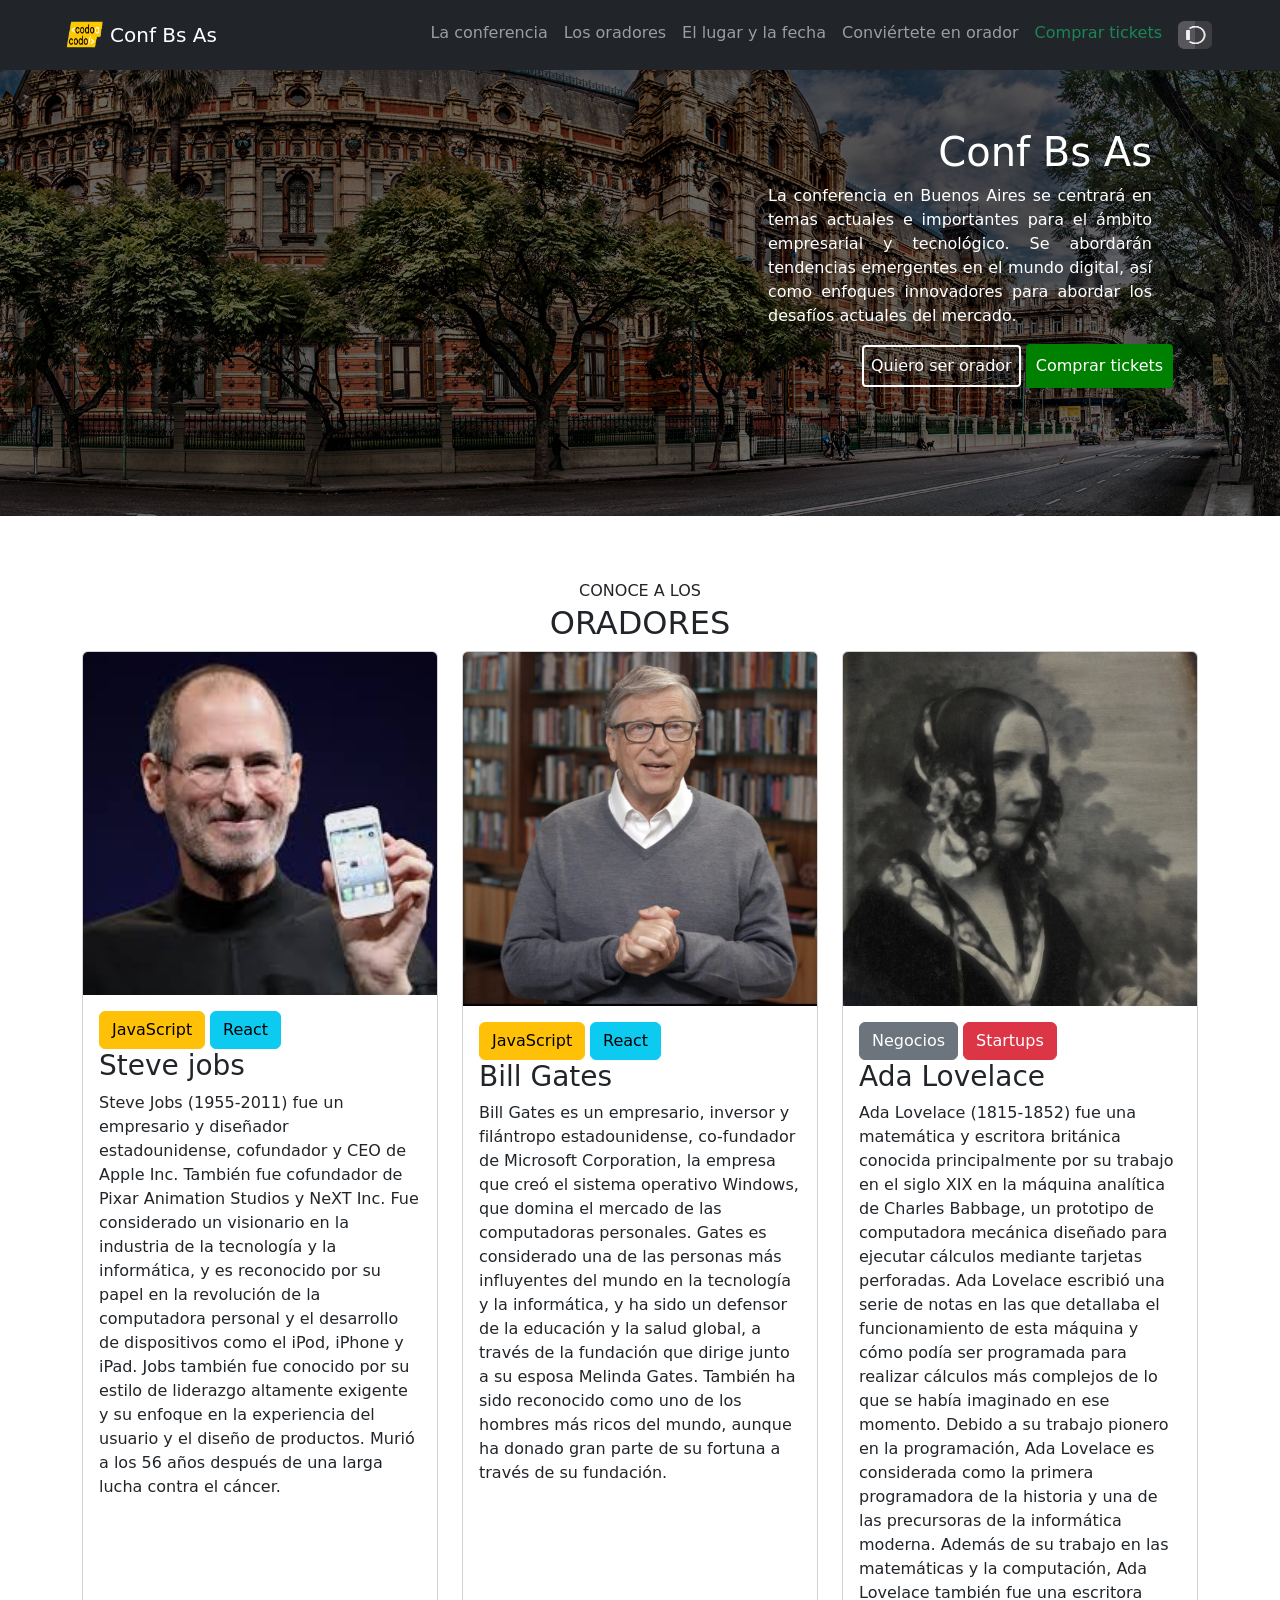
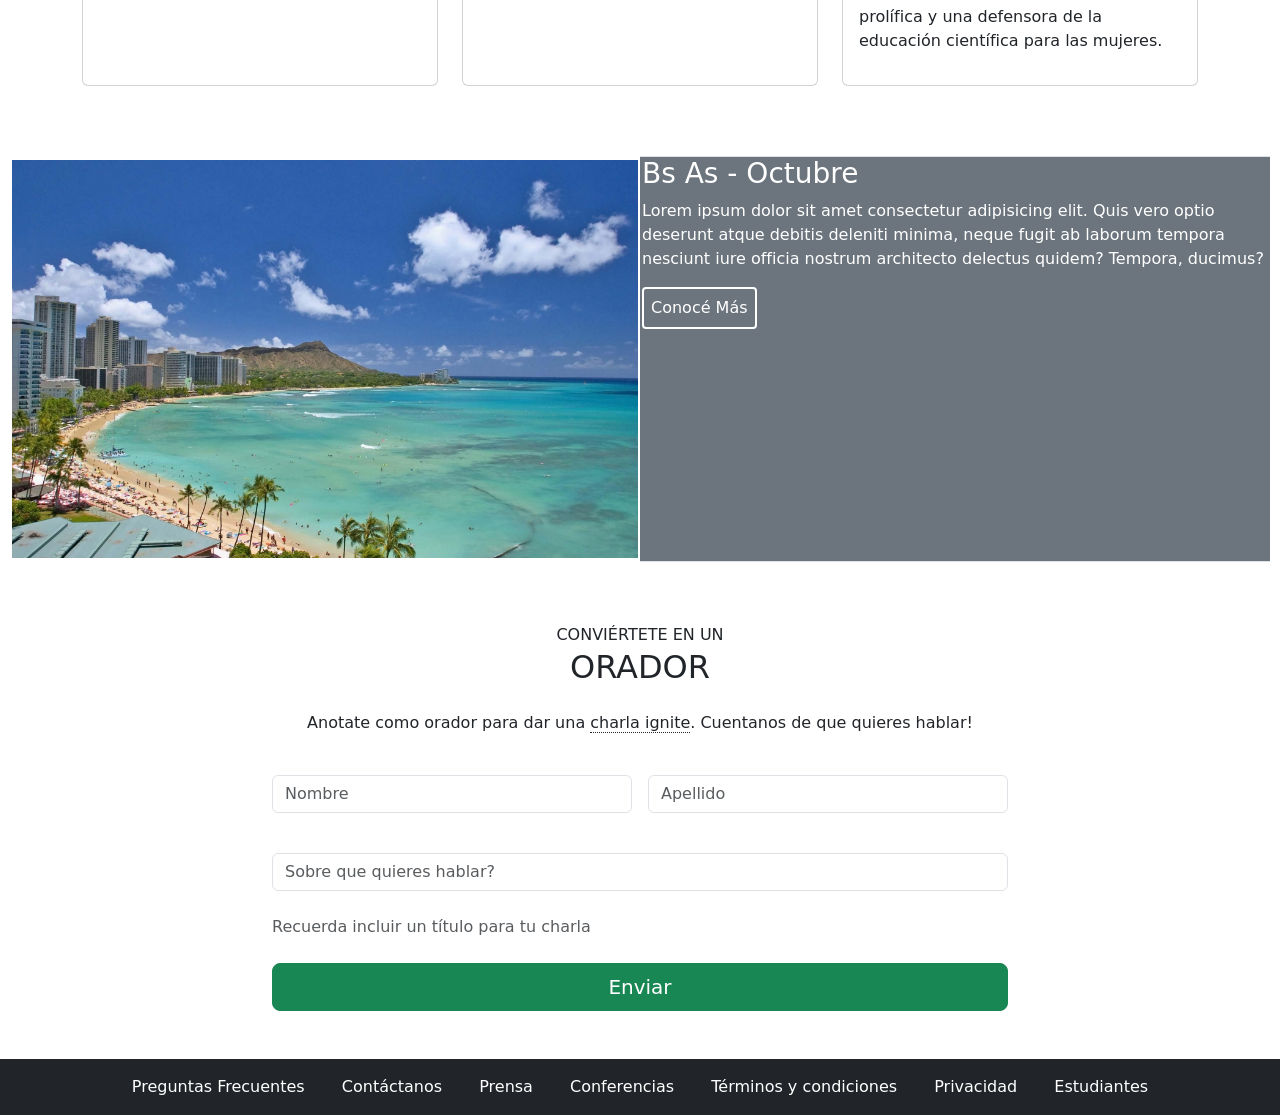
<file: index.html>
<!DOCTYPE html>
<html lang="es">

<head>
    
<!-- codificación de caracteres utilizada en la página web -->
    <meta charset="UTF-8">
<!-- indica al navegador web cómo debe interpretar la página web en términos de compatibilidad con versiones antiguas del navegador Internet Explorer -->
    <meta http-equiv="X-UA-Compatible" content="IE=edge">
<!-- SEO Meta Tags -->
    <meta name="keywords" content="php, curso, codoacodo, codo a codo">
<!-- Autor Meta Tags -->        
		<meta name="author" content="Víctor Alberto Nibeyro">
<!-- Icono de la pestaña tambien si se modifica ver en <a class="navbar-brand" href="#"><img src=... -->         
        <link rel="shortcut icon" type="image/x-icon" href="./images/codoacodo.png"> 
<!-- Vista determinada  necesaria para bootstrap -->
    <meta name="viewport" content="width=device-width, initial-scale=1">
     <link rel="stylesheet" href="./styles/v5.3.0-alpha3/node_modules/bootstrap/dist/css/bootstrap.css">
    <link rel="stylesheet" href="./styles/style.css"> 
    <link rel="stylesheet" href="./styles/animate.css">
<!-- Renovación de cache -->
    <meta http-equiv="Cache-Control" content="no-cache, no-store, must-revalidate">
        <title>Codo a codo </title>
</head>

<body>
<!--Barra de navegación-->
<header class="fixed-top">
    <nav class="navbar sticky-top navbar-expand-lg navbar-dark bg-dark mx-auto px-md-5">
        <div class="container-fluid">
            <a class="navbar-brand d-flex align-items-center" href="#">
                <img class="logo animate__animated animate__flip animate__slow " src="images/codoacodo.png" alt="" width="50" height="44">
                <span class="titulo ml-2">Conf Bs As</span>
            </a>
            <button class="navbar-toggler" type="button" data-bs-toggle="collapse" data-bs-target="#navbarNav" aria-controls="navbarNav" aria-expanded="false" aria-label="Toggle navigation">
                <span class="navbar-toggler-icon"></span>
            </button>
            <div class="collapse navbar-collapse justify-content-end" id="navbarNav">
                <ul class="navbar-nav">
                    <li class="nav-item">
                        <a class="nav-link" href="index.html#conferencia" onclick="changeTextColor(this)">La conferencia</a>
                    </li>
                    <li class="nav-item">
                        <a class="nav-link" href="index.html#oradores" onclick="changeTextColor(this)">Los oradores</a>
                    </li>
                    <li class="nav-item">
                        <a class="nav-link" href="index.html#lugaryfecha" onclick="changeTextColor(this)">El lugar y la fecha</a>
                    </li>
                    <li class="nav-item">
                        <a class="nav-link" href="index.html#formulario" onclick="changeTextColor(this)">Conviértete en orador</a>
                    </li>           
                    <li class="nav-item">
                        <a class="nav-link text-success font-weight-bold font-compra" href="compra_ticket.html">Comprar tickets</a>
                    </li>
                    <li class="nav-item">
                        <img class="nav-link" src="images/osc.png" alt="" width="50" height="44" onclick="toggleDarkMode()">
                    </li>  
                </ul>
            </div>
        </div>
    </nav>
</header>    

<!--1er imagen principal -->      
<main id="conferencia" class="mt-10 animate__animated animate__fadeIn animate__slow" style="background-image: url('./images/hawaii.jpg');">
    <h1>Conf Bs As</h1>
    <p>La conferencia en Buenos Aires se centrará en temas actuales e importantes para el ámbito empresarial y tecnológico. Se abordarán tendencias emergentes en el mundo digital, así como enfoques innovadores para abordar los desafíos actuales del mercado. </p>
    <div class="botones">
        <a class="btn btn-primary boton1"  href="index.html#formulario"git >Quiero ser orador</a>
        <a class="btn btn-secondary boton2" href="compra_ticket.html">Comprar tickets</a>
    </div>
</main>
  

<!--Oradores en 3 columnas -->   
    <section id="oradores"  class="mt-10 " >
        <h2 class="text-center"><span class="smaller-text">CONOCE A LOS </span> <br>ORADORES</h2>
        <div class="cajas">
            <div class="container">
                <div class="row">
                  <div class="col-md-4">
                    <div class="card h-100">
                      <img src="./images/steve.jpg" class="card-img-top" alt="Steve Jobs">
                      <div class="card-body">
                        <div>
                            <button type="button" class="btn btn-warning animate__animated"><p class="mb-0">JavaScript</p></button>
                            <button type="button" class="btn btn-info animate__animated animate__flip"><p class="mb-0">React</p></button>
                        </div>
                        
                        <h3>Steve jobs</h3>
                        <p class="texto">Steve Jobs (1955-2011) fue un empresario y diseñador estadounidense, cofundador y CEO de Apple Inc. También fue cofundador de Pixar Animation Studios y NeXT Inc. Fue considerado un visionario en la industria de la tecnología y la informática, y es reconocido por su papel en la revolución de la computadora personal y el desarrollo de dispositivos como el iPod, iPhone y iPad. Jobs también fue conocido por su estilo de liderazgo altamente exigente y su enfoque en la experiencia del usuario y el diseño de productos. Murió a los 56 años después de una larga lucha contra el cáncer.</p>
                      </div>
                    </div>
                  </div>
                  <div class="col-md-4">
                    <div class="card h-100">
                      <img src="./images/bill.jpg" class="card-img-top" alt="Bill Gates">
                      <div class="card-body">
                        <div>
                            <button type="button" class="btn btn-warning animate__animated animate__flip"><p class="mb-0">JavaScript</p></button>
                            <button type="button" class="btn btn-info animate__animated animate__flip"><p class="mb-0">React</p></button>
                        </div>
                        
                        <h3>Bill Gates</h3>
                        <p class="texto">Bill Gates es un empresario, inversor y filántropo estadounidense, co-fundador de Microsoft Corporation, la empresa que creó el sistema operativo Windows, que domina el mercado de las computadoras personales. Gates es considerado una de las personas más influyentes del mundo en la tecnología y la informática, y ha sido un defensor de la educación y la salud global, a través de la fundación que dirige junto a su esposa Melinda Gates. También ha sido reconocido como uno de los hombres más ricos del mundo, aunque ha donado gran parte de su fortuna a través de su fundación.</p>
                      </div>
                    </div>
                  </div>
                  <div class="col-md-4">
                    <div class="card h-100">
                      <img src="./images/ada.jpeg" class="card-img-top" alt="Ada Lovelace">
                      <div class="card-body">
                        <div>
                            <button class="btn btn-secondary">
                                <p class="mb-0  animate__animated animate__flip">Negocios</p></button>
                              <button type="button" class="btn btn-danger text-center animate__animated animate__flip">
                                <p class="m-0">Startups</p></button>
                        </div>
                        
                        <h3>Ada Lovelace</h3>
                        <p class="texto-cajas">Ada Lovelace (1815-1852) fue una matemática y escritora británica conocida principalmente por su trabajo en el siglo XIX en la máquina analítica de Charles Babbage, un prototipo de computadora mecánica diseñado para ejecutar cálculos mediante tarjetas perforadas. Ada Lovelace escribió una serie de notas en las que detallaba el funcionamiento de esta máquina y cómo podía ser programada para realizar cálculos más complejos de lo que se había imaginado en ese momento. Debido a su trabajo pionero en la programación, Ada Lovelace es considerada como la primera programadora de la historia y una de las precursoras de la informática moderna. Además de su trabajo en las matemáticas y la computación, Ada Lovelace también fue una escritora prolífica y una defensora de la educación científica para las mujeres.</p>
                      </div>
                    </div>
                  </div>
                </div>
              </div>
    </section>  

<!--2 columnas 1 de imagen, otra de texto -->   
<section id="lugaryfecha">
  <div class="container-fluid">
    <div class="row gx-3 gx-md-1">
      <div class="col-12 col-md-6 pt-1 pb-1">
        <img src="./images/honolulu.jpg" alt="Descripción de la imagen" class="img-fluid">
      </div>
      <div class="col-12 col-md-6 bg-secondary text-white border-top border-bottom">
        <h3>Bs As - Octubre</h3>
        <p>Lorem ipsum dolor sit amet consectetur adipisicing elit. Quis vero optio deserunt atque debitis deleniti minima, neque fugit ab laborum tempora nesciunt iure officia nostrum architecto delectus quidem? Tempora, ducimus?</p>
        <button class="btn btn-primary boton1">Conocé Más</button>
      </div>
    </div>
  </div>
</section>


  
             

<!--Formulario -->            
<section id="formulario" class="formulario py-5">
    <div class="container">
        <div class="row justify-content-center">
            <div class="col-md-8 text-center">
                <h2 class="mb-4"><span class="smaller-text">CONVIÉRTETE EN UN</span> <br>ORADOR</h2>
                <p>Anotate como orador para dar una <span style="border-bottom: 1px dotted;">charla ignite</span>. Cuentanos de que quieres hablar!</p>
                <form action="" method="post">
                    <div class="row g-3 mt-4">
                        <div class="col-md-6">
                            <input class="form-control" type="text" name="Nombre" id="Nombre" placeholder="Nombre">
                        </div>
                        <div class="col-md-6">
                            <input class="form-control" type="text" name="Apellido" id="Apellido" placeholder="Apellido">
                        </div>
                    </div>
                    <div class="row g-3 mt-4">
                        <div class="col-md-12">
                            <input class="form-control" type="text" name="Comentario" id="Comentario" placeholder="Sobre que quieres hablar?">
                        </div>
                    </div>
                    <div class="row mt-4">
                        <div class="col-md-12">
                            <p class="text-start mb-0 text-muted">Recuerda incluir un título para tu charla</p>
                        </div>
                    </div>
                    <div class="row mt-4">
                        <div class="d-grid gap-2 col-md-12 text-center">
                            <input class="btn btn-success btn-lg btn-block" type="button" value="Enviar">
                        </div>
                    </div>
                </form>
            </div>
        </div>
    </div>
</section>
    

<script>
    function changeTextColor(element) {
        var links = document.querySelectorAll('.nav-link');
        links.forEach(function (link) {
            link.classList.remove('active1');
        });
        element.classList.add('active1');
    }


    function toggleDarkMode() {
        // Obtener el elemento <body>
        var body = document.querySelector('body');
        
        // Cambiar la clase CSS del elemento <body> para alternar entre los estilos claro y oscuro
        body.classList.toggle('dark-mode');
    }
</script>


<!--Pie de página -->   
<footer class="bg-dark py-3">
    <div class="container">
        <nav class="text-center">
            <ul class="list-inline justify-content-center mb-0">
                <li class="mx-3 text-white d-inline">Preguntas Frecuentes</li>
                <li class="mx-3 text-white d-inline">Contáctanos</li>
                <li class="mx-3 text-white d-inline">Prensa</li>
                <li class="mx-3 text-white d-inline">Conferencias</li>
                <li class="mx-3 text-white d-inline">Términos y condiciones</li>
                <li class="mx-3 text-white d-inline">Privacidad</li>
                <li class="mx-3 text-white d-inline">Estudiantes</li>
            </ul>
        </nav>
    </div>
</footer>


<!-- JavaScript para bootstrap 5.3 -->
        <script src="./styles/v5.3.0-alpha3/node_modules/bootstrap/dist/js/bootstrap.bundle.js"></script>
</body>

</html>
</file>
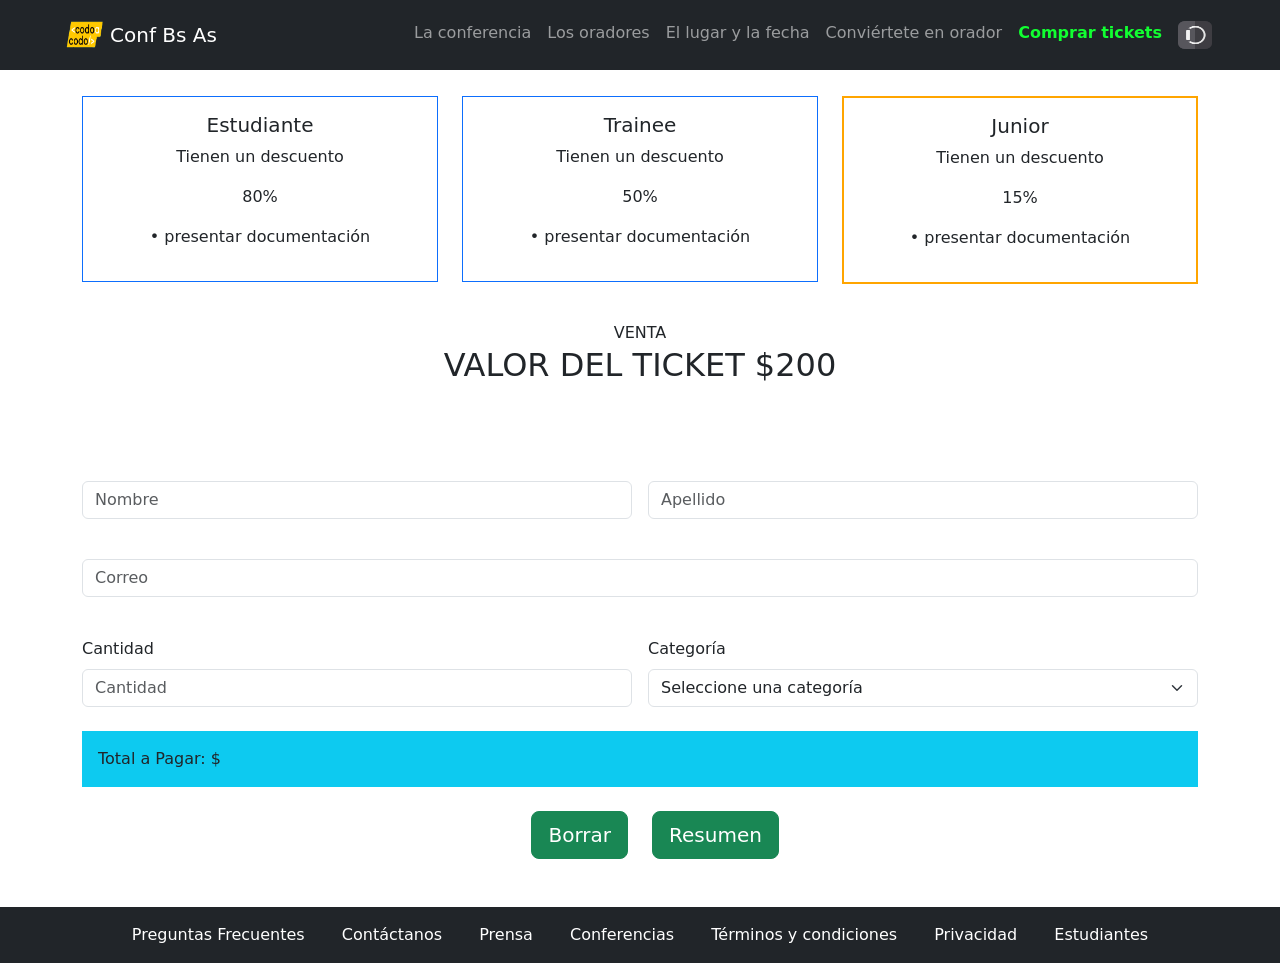
<file: compra_ticket.html>
<!DOCTYPE html>
<html lang="es">

<head>
<!-- codificación de caracteres utilizada en la página web -->
    <meta charset="UTF-8">
<!-- indica al navegador web cómo debe interpretar la página web en términos de compatibilidad con versiones antiguas del navegador Internet Explorer -->
    <meta http-equiv="X-UA-Compatible" content="IE=edge">
<!-- SEO Meta Tags -->
    <meta name="keywords" content="php, curso, codoacodo, codo a codo">
<!-- Autor Meta Tags -->        
		<meta name="author" content="Víctor Alberto Nibeyro">
<!-- Icono de la pestaña tambien si se modifica ver en <a class="navbar-brand" href="#"><img src=... -->         
        <link rel="shortcut icon" type="image/x-icon" href="./images/codoacodo.png"> 
<!-- Vista determinada  necesaria para bootstrap -->
    <meta name="viewport" content="width=device-width, initial-scale=1">
     <link rel="stylesheet" href="./styles/v5.3.0-alpha3/node_modules/bootstrap/dist/css/bootstrap.css">
    <link rel="stylesheet" href="./styles/style.css"> 
    <link rel="stylesheet" href="./styles/animate.css">
<!-- Renovación de cache -->
    <meta http-equiv="Cache-Control" content="no-cache, no-store, must-revalidate">
        <title>Codo a codo - Compra de Tickets</title>
</head>

<body>
<!--Barra de navegación-->
<header class="fixed-top">
    <nav class="navbar sticky-top navbar-expand-lg navbar-dark bg-dark mx-auto px-md-5">
        <div class="container-fluid">
            <a class="navbar-brand d-flex align-items-center" href="#">
                <img class="logo animate__animated animate__flip animate__slow " src="images/codoacodo.png" alt="" width="50" height="44" href="index.html">
                <span class="titulo ml-2" href="index.html">Conf Bs As</span>
            </a>
            <button class="navbar-toggler" type="button" data-bs-toggle="collapse" data-bs-target="#navbarNav" aria-controls="navbarNav" aria-expanded="false" aria-label="Toggle navigation">
                <span class="navbar-toggler-icon"></span>
            </button>
            <div class="collapse navbar-collapse justify-content-end" id="navbarNav">
                <ul class="navbar-nav">
                    <li class="nav-item">
                        <a class="nav-link" href="index.html">La conferencia</a>
                    </li>
                    <li class="nav-item">
                        <a class="nav-link" href="index.html#oradores">Los oradores</a>
                    </li>
                    <li class="nav-item">
                        <a class="nav-link" href="index.html#lugaryfecha">El lugar y la fecha</a>
                    </li>
                    <li class="nav-item">
                        <a class="nav-link" href="index.html#formulario">Conviértete en orador</a>
                    </li>
                    <li class="nav-item">
                        <a class="nav-link text-success font-weight-bold font-compra" href="compra_ticket.html" id="comprarTickets">Comprar tickets</a>
                    </li>
                    <li class="nav-item">
                        <img class="nav-link" src="images/osc.png" alt="" width="50" height="44" onclick="toggleDarkMode()">
                    </li>  
                </ul>
            </div>
        </div>
    </nav>
</header >    

<!-- Columnas de descuentos -->      
<section id="columnas_descuentos">
    <div class="container mt-5 mt-lg-5 pt-5">
        <div class="row">
            <div class="col-md-4 mb-4">
                <div class="bg-white p-3 border border-primary">
                    <div class="text-center">
                        <h5>Estudiante</h5>
                        <p>Tienen un descuento</p>
                        <p>80%</p>
                        <p>• presentar documentación</p>
                    </div>
                </div>
            </div>
            <div class="col-md-4 mb-4">
                <div class="bg-white p-3 border border-primary">
                    <div class="text-center">
                        <h5>Trainee</h5>
                        <p>Tienen un descuento</p>
                        <p>50%</p>
                        <p>• presentar documentación</p>
                    </div>
                </div>
            </div>
            <div class="col-md-4 mb-4">
                <div class="bg-white p-3 border-orange">
                    <div class="text-center">
                        <h5>Junior</h5>
                        <p>Tienen un descuento</p>
                        <p>15%</p>
                        <p>• presentar documentación</p>
                    </div>
                </div>
            </div>
        </div>
    </div>   
</section>
    <section>
    <h2 class="text-center"><span class="smaller-text">VENTA </span> <br>VALOR DEL TICKET $200</h2>

</section>
             

<!--Formulario -->            
<section class="formulario py-5">
    <div class="container">
        <div class="row justify-content-center">
            <form action="" method="post">
                <div class="row g-3 mt-4">
                    <div class="col-md-6">
                        <input class="form-control" type="text" name="Nombre" id="Nombre" placeholder="Nombre">
                    </div>
                    <div class="col-md-6">
                        <input class="form-control" type="text" name="Apellido" id="Apellido" placeholder="Apellido">
                    </div>
                </div>
                <div class="row g-3 mt-4">
                    <div class="col-md-12">
                        <input class="form-control" type="mail" name="mail" id="mail" placeholder="Correo">
                    </div>
                </div>
                <div class="row g-3 mt-4">
                    <div class="col-md-6">
                        <label for="Cantidad" class="form-label">Cantidad</label>
                        <input class="form-control" type="number" name="Cantidad" id="Cantidad" placeholder="Cantidad" onkeypress="return soloNumeros(event)">
                    </div>
                    <div class="col-md-6">
                        <label for="Categoria" class="form-label">Categoría</label>
                        <select class="form-select" name="Categoria" id="Categoria">
                            <option value="" disabled selected>Seleccione una categoría</option>
                            <option value="Estudiante">Estudiante</option>
                            <option value="Trainee">Trainee</option>
                            <option value="Junior">Junior</option>
                        </select>
                    </div>
                </div>
                <div class="row mt-4">
                    <div class="col-md-12">
                        <div class="bg-info p-3 text-dark" id="totalAPagar" style="background-color: #cfe1f2;">
                            Total a Pagar: $&nbsp;
                        </div>
                    </div>
                </div>
                <div class="row mt-4">
                    <div class="col-md-6 text-md-end">
                        <input class="btn btn-success btn-lg btn-block" type="reset" value="Borrar" onclick="borrarCampos()">
                    </div>
                    <div class="col-md-6 text-md-start mt-3 mt-md-0">
                        <input class="btn btn-success btn-lg btn-block" type="button" value="Resumen" onclick="calcularTotal()">
                    </div>
                </div>
            </form>
        </div>
    </div>
</section>





<!-- Script de calculo de descuentos y demas -->      
<script>
    function soloNumeros(event) {
        var charCode = event.which ? event.which : event.keyCode;
        if (charCode > 31 && (charCode < 48 || charCode > 57)) {
            return false;
        }
        return true;
    }

    function calcularTotal() {
        var cantidad = parseInt(document.getElementById('Cantidad').value);
        var categoria = document.getElementById('Categoria').value;
        
        if (isNaN(cantidad) || cantidad <= 0 || categoria === '') {
            alert('Por favor, ingrese una cantidad válida y seleccione una categoría.');
            return;
        }
        
        var descuento = 0;
        
        if (categoria === 'Estudiante') {
            descuento = 0.2; // Descuento del 80% (100% - 80%)
        } else if (categoria === 'Trainee') {
            descuento = 0.5;
        } else if (categoria === 'Junior') {
            descuento = 0.85;
        }
        
        var total = cantidad * 200 * descuento; 
        document.getElementById('totalAPagar').innerHTML = 'Total a Pagar: $ ' + total;
    }
    
    function borrarCampos() {
    document.getElementById('Nombre').value = '';
    document.getElementById('Apellido').value = '';
    document.getElementById('mail').value = ''; 
    document.getElementById('Cantidad').value = '';
    document.getElementById('Categoria').selectedIndex = 0;
    document.getElementById('totalAPagar').innerHTML = 'Total a Pagar: $ ';
}

// Obtener el elemento del enlace "Comprar tickets"
var comprarTicketsLink = document.getElementById('comprarTickets');

// Verificar si estamos en la página "Comprar tickets"
if (window.location.href.includes('compra_ticket.html')) {
    // Agregar la clase CSS para resaltar el menú
    comprarTicketsLink.classList.add('active');
} else {
    // Quitar la clase CSS si no estamos en la página "Comprar tickets"
    comprarTicketsLink.classList.remove('active');
}

function toggleDarkMode() {
        // Obtener el elemento <body>
        var body = document.querySelector('body');

        // Obtener el elemento con el id "columnas_descuentos"
        var columnasDescuentos = document.getElementById('columnas_descuentos');

        // Cambiar la clase CSS del elemento <body> para alternar entre los estilos claro y oscuro
        body.classList.toggle('dark-mode');

        // Cambiar el fondo del elemento con el id "columnas_descuentos" según el modo oscuro
        if (body.classList.contains('dark-mode')) {
            columnasDescuentos.style.backgroundColor = '#000';
        } else {
            columnasDescuentos.style.backgroundColor = '';
        }
    }

</script>





     

    
<!--Pie de página -->   
<footer class="bg-dark py-3">
    <div class="container">
        <nav class="text-center">
            <ul class="list-inline justify-content-center mb-0">
                <li class="mx-3 text-white d-inline">Preguntas Frecuentes</li>
                <li class="mx-3 text-white d-inline">Contáctanos</li>
                <li class="mx-3 text-white d-inline">Prensa</li>
                <li class="mx-3 text-white d-inline">Conferencias</li>
                <li class="mx-3 text-white d-inline">Términos y condiciones</li>
                <li class="mx-3 text-white d-inline">Privacidad</li>
                <li class="mx-3 text-white d-inline">Estudiantes</li>
            </ul>
        </nav>
    </div>
</footer>


<!-- JavaScript para bootstrap 5.3 -->
        <script src="./styles/v5.3.0-alpha3/node_modules/bootstrap/dist/js/bootstrap.bundle.js"></script>
</body>

</html>
</file>
<file: styles/style.css>
main {
    padding-top: 10%;
    padding-bottom: 10%;
    text-align:center;
    background: rgba(0, 0, 0, 0.6);
    background-image: url(images/hawaii.jpg);
    background-size: cover;
    background-position: center;
    background-blend-mode: darken;
    color: white;
}


main h1 {
    margin-left: 60%;
    margin-right: 10%;
    text-align: right;   
}
main p {
    margin-left: 60%;
    margin-right: 10%;
    text-align: justify;
    text-justify: inter-word;
}

.botones {
    margin-left: 60%;
    margin-right: 1%;
    
}

.boton1 {
    text-decoration: none;
    padding: 7px;
    border: 2px solid white;
    border-radius: 4px;
    color: white;

    background-color: transparent;
}

.boton2 {

    background-color: green;
    border: 2px solid green;
    padding: 8px;
    color: white;
    border-radius: 4px;
    
}

.smaller-text {
    font-size: 0.5em;
  }

.border-orange {
    border: 2px solid orange;
  }

  #oradores {
    padding-top: 50px;
  }

  #lugaryfecha {
    padding-top: 70px;
  }


.nav-link.active {
    color: #11ff31 !important;
    font-weight: bold;
}

.nav-link.active1 {
  color: #fff; /* Cambia el color del texto a blanco */
}


/* Estilo para el modo oscuro */
.dark-mode {
  background-color: #000;
  color: #fff;
}

/* Estilo para el fondo negro del elemento con id "columnas_descuentos" en modo oscuro */
.dark-mode #columnas_descuentos {
  background-color: #000 !important;
  color: #080808;
}
</file>
